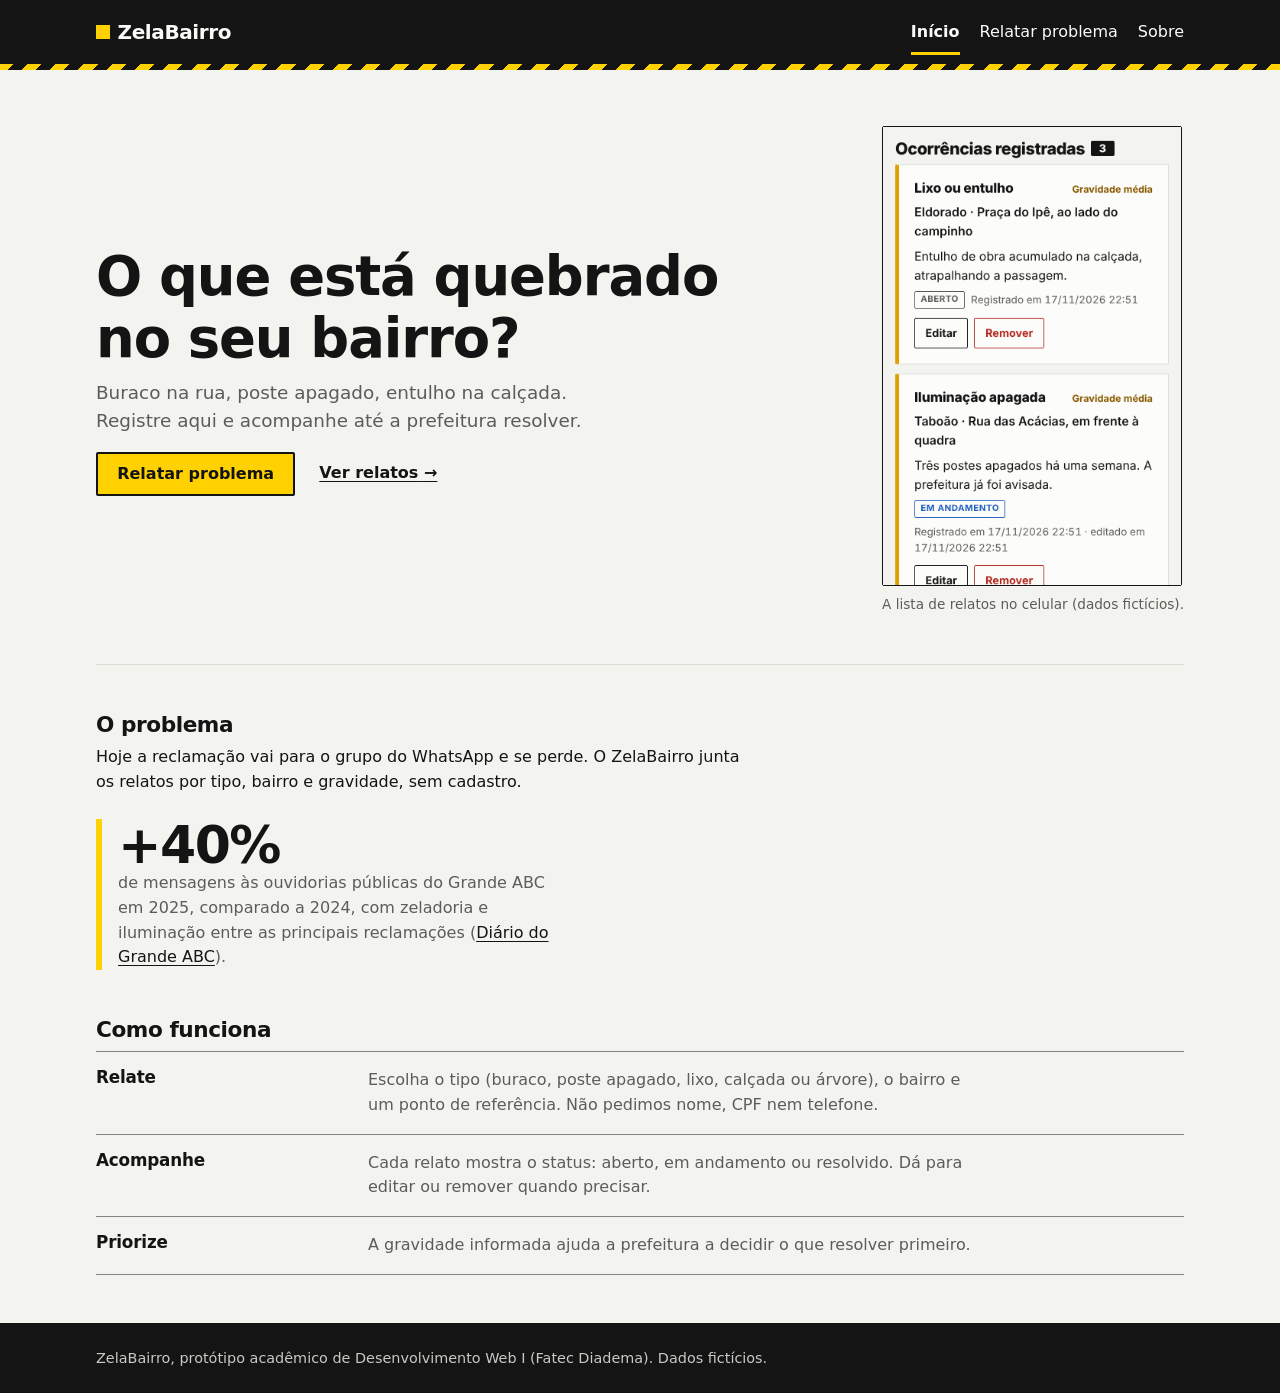
<file: index.html>
<!DOCTYPE html>
<html lang="pt-BR">
<head>
  <meta charset="UTF-8">
  <meta name="viewport" content="width=device-width, initial-scale=1.0">
  <meta name="description" content="ZelaBairro: relate problemas de zeladoria do seu bairro e acompanhe a solução.">
  <meta name="theme-color" content="#141414">
  <title>ZelaBairro | Início</title>
  <link rel="icon" href="img/favicon.svg" type="image/svg+xml">

  <!-- Bootstrap 5 via CDN: usado só na seção "Como funciona" (grid).
       O atributo integrity (SRI) faz o navegador recusar o arquivo se ele for alterado na CDN. -->
  <link rel="stylesheet"
        href="https://cdn.jsdelivr.net/npm/bootstrap@5.3.3/dist/css/bootstrap.min.css"
        integrity="sha384-QWTKZyjpPEjISv5WaRU9OFeRpok6YctnYmDr5pNlyT2bRjXh0JMhjY6hW+ALEwIH"
        crossorigin="anonymous">

  <!-- CSS próprio: vem depois do Bootstrap para ter prioridade -->
  <link rel="stylesheet" href="css/style.css">
</head>
<body>
  <header class="cabecalho">
    <div class="largura-max cabecalho-conteudo">
      <a class="logo" href="index.html">ZelaBairro</a>
      <nav class="menu" aria-label="Menu principal">
        <ul>
          <li><a href="index.html" aria-current="page">Início</a></li>
          <li><a href="relatar.html">Relatar problema</a></li>
          <li><a href="sobre.html">Sobre</a></li>
        </ul>
      </nav>
    </div>
  </header>

  <main class="largura-max conteudo">
    <section class="heroi" aria-labelledby="titulo-principal">
      <div>
        <h1 id="titulo-principal">O que está quebrado no seu bairro?</h1>
        <p class="heroi-lide">Buraco na rua, poste apagado, entulho na calçada. Registre aqui e acompanhe até a prefeitura resolver.</p>
        <div class="heroi-acoes">
          <a class="botao botao-primario" href="relatar.html">Relatar problema</a>
          <a class="link-forte" href="relatar.html#titulo-lista">Ver relatos <span aria-hidden="true">→</span></a>
        </div>
      </div>

      <figure class="heroi-imagem">
        <img src="img/relatos-celular.png" width="390" height="600"
             alt="Tela do ZelaBairro no celular mostrando a lista de relatos registrados.">
        <figcaption>A lista de relatos no celular (dados fictícios).</figcaption>
      </figure>
    </section>

    <section class="secao texto" aria-labelledby="titulo-problema">
      <h2 id="titulo-problema">O problema</h2>
      <p>Hoje a reclamação vai para o grupo do WhatsApp e se perde. O ZelaBairro junta os relatos por tipo, bairro e gravidade, sem cadastro.</p>
      <p class="numero">
        <strong>+40%</strong>
        de mensagens às ouvidorias públicas do Grande ABC em 2025, comparado a 2024, com zeladoria e iluminação entre as principais reclamações
        (<a href="https://www.dgabc.com.br/Noticia/4284094/procura-por-ouvidorias-publicas-registra-alta-de-40-em-um-ano-no-grande-abc" target="_blank" rel="noopener noreferrer">Diário do Grande ABC</a>).
      </p>
    </section>

    <section class="secao" aria-labelledby="titulo-como-funciona">
      <h2 id="titulo-como-funciona">Como funciona</h2>

      <!-- Seção feita com o grid do Bootstrap (row/col): no celular cada passo
           ocupa a linha toda; a partir de 768px (col-md) o verbo fica à esquerda
           e a explicação à direita. -->
      <div class="row g-0 passo">
        <div class="col-12 col-md-3"><h3>Relate</h3></div>
        <div class="col-12 col-md-9"><p>Escolha o tipo (buraco, poste apagado, lixo, calçada ou árvore), o bairro e um ponto de referência. Não pedimos nome, CPF nem telefone.</p></div>
      </div>
      <div class="row g-0 passo">
        <div class="col-12 col-md-3"><h3>Acompanhe</h3></div>
        <div class="col-12 col-md-9"><p>Cada relato mostra o status: aberto, em andamento ou resolvido. Dá para editar ou remover quando precisar.</p></div>
      </div>
      <div class="row g-0 passo">
        <div class="col-12 col-md-3"><h3>Priorize</h3></div>
        <div class="col-12 col-md-9"><p>A gravidade informada ajuda a prefeitura a decidir o que resolver primeiro.</p></div>
      </div>
    </section>
  </main>

  <footer class="rodape">
    <div class="largura-max">
      <p>ZelaBairro, protótipo acadêmico de Desenvolvimento Web I (Fatec Diadema). Dados fictícios.</p>
    </div>
  </footer>
</body>
</html>
</file>
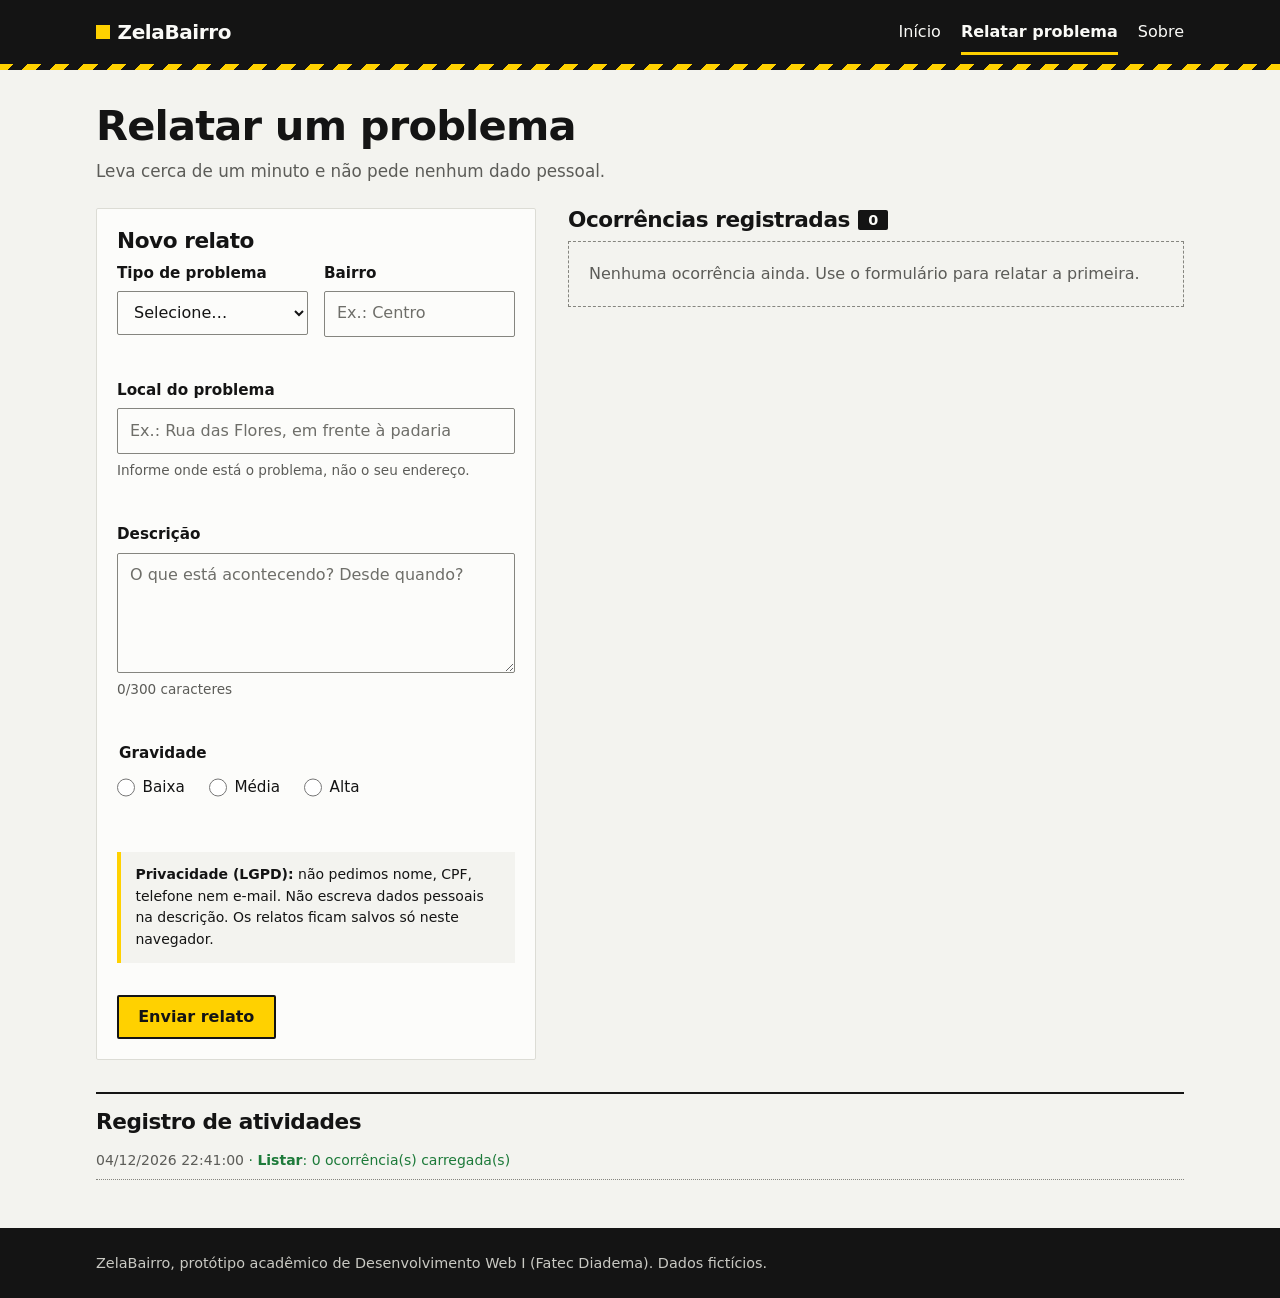
<file: relatar.html>
<!DOCTYPE html>
<html lang="pt-BR">
<head>
  <meta charset="UTF-8">
  <meta name="viewport" content="width=device-width, initial-scale=1.0">
  <meta name="description" content="Relate um problema de zeladoria e acompanhe as ocorrências registradas.">
  <title>ZelaBairro | Relatar problema</title>
  <meta name="theme-color" content="#141414">
  <link rel="icon" href="img/favicon.svg" type="image/svg+xml">
  <link rel="stylesheet" href="css/style.css">
  <!-- JavaScript: "defer" executa os arquivos em ordem, depois que o HTML é carregado -->
  <script src="js/validacao.js" defer></script>
  <script src="js/registro.js" defer></script>
  <script src="js/app.js" defer></script>
</head>
<body>
  <header class="cabecalho">
    <div class="largura-max cabecalho-conteudo">
      <a class="logo" href="index.html">ZelaBairro</a>
      <nav class="menu" aria-label="Menu principal">
        <ul>
          <li><a href="index.html">Início</a></li>
          <li><a href="relatar.html" aria-current="page">Relatar problema</a></li>
          <li><a href="sobre.html">Sobre</a></li>
        </ul>
      </nav>
    </div>
  </header>

  <main class="largura-max conteudo">
    <h1>Relatar um problema</h1>
    <p class="subtitulo">Leva cerca de um minuto e não pede nenhum dado pessoal.</p>

    <!-- Alerta para falhas ao carregar/salvar (mensagem simples, sem detalhes técnicos) -->
    <p id="alerta-sistema" class="alerta" role="alert" hidden></p>

    <div class="layout-relatar">
      <!-- ========== FORMULÁRIO ========== -->
      <section class="cartao area-formulario" aria-labelledby="titulo-formulario">
        <h2 id="titulo-formulario">Novo relato</h2>

        <form id="form-ocorrencia" class="formulario">
          <div class="linha-campos">
            <div class="campo">
              <label for="tipo">Tipo de problema</label>
              <select id="tipo" name="tipo" class="controle" required aria-describedby="erro-tipo">
                <option value="">Selecione…</option>
                <option value="buraco">Buraco na via</option>
                <option value="iluminacao">Iluminação apagada</option>
                <option value="lixo">Lixo ou entulho</option>
                <option value="calcada">Calçada danificada</option>
                <option value="arvore">Árvore com risco</option>
                <option value="outro">Outro</option>
              </select>
              <p id="erro-tipo" class="msg-erro" aria-live="polite"></p>
            </div>

            <div class="campo">
              <label for="bairro">Bairro</label>
              <input type="text" id="bairro" name="bairro" class="controle"
                     required minlength="3" maxlength="40" pattern="[A-Za-zÀ-ÿ ]+"
                     placeholder="Ex.: Centro" autocomplete="off"
                     aria-describedby="erro-bairro">
              <p id="erro-bairro" class="msg-erro" aria-live="polite"></p>
            </div>
          </div>

          <div class="campo">
            <label for="local">Local do problema</label>
            <input type="text" id="local" name="local" class="controle"
                   required minlength="5" maxlength="100"
                   placeholder="Ex.: Rua das Flores, em frente à padaria" autocomplete="off"
                   aria-describedby="dica-local erro-local">
            <p id="dica-local" class="dica">Informe onde está o problema, não o seu endereço.</p>
            <p id="erro-local" class="msg-erro" aria-live="polite"></p>
          </div>

          <div class="campo">
            <label for="descricao">Descrição</label>
            <textarea id="descricao" name="descricao" class="controle" rows="4"
                      required minlength="10" maxlength="300"
                      placeholder="O que está acontecendo? Desde quando?"
                      aria-describedby="contador-descricao erro-descricao"></textarea>
            <p id="contador-descricao" class="dica">0/300 caracteres</p>
            <p id="erro-descricao" class="msg-erro" aria-live="polite"></p>
          </div>

          <fieldset class="campo">
            <legend>Gravidade</legend>
            <div class="opcoes">
              <label><input type="radio" name="gravidade" value="baixa" required> Baixa</label>
              <label><input type="radio" name="gravidade" value="media"> Média</label>
              <label><input type="radio" name="gravidade" value="alta"> Alta</label>
            </div>
            <p id="erro-gravidade" class="msg-erro" aria-live="polite"></p>
          </fieldset>

          <!-- Só aparece no modo de edição -->
          <div class="campo" id="campo-status" hidden>
            <label for="status">Status</label>
            <select id="status" name="status" class="controle" aria-describedby="erro-status">
              <option value="aberto">Aberto</option>
              <option value="andamento">Em andamento</option>
              <option value="resolvido">Resolvido</option>
            </select>
            <p id="erro-status" class="msg-erro" aria-live="polite"></p>
          </div>

          <p class="aviso-privacidade">
            <strong>Privacidade (LGPD):</strong> não pedimos nome, CPF, telefone nem e-mail.
            Não escreva dados pessoais na descrição. Os relatos ficam salvos só neste navegador.
          </p>

          <p id="mensagem-formulario" class="mensagem" role="status"></p>

          <div class="acoes-formulario">
            <button type="submit" id="botao-enviar" class="botao botao-primario">Enviar relato</button>
            <button type="button" id="botao-cancelar" class="botao botao-secundario" hidden>Cancelar edição</button>
          </div>
        </form>
      </section>

      <!-- ========== LISTA DE OCORRÊNCIAS ========== -->
      <section class="area-lista" aria-labelledby="titulo-lista">
        <h2 id="titulo-lista">Ocorrências registradas <span id="contador-ocorrencias" class="contador">0</span></h2>
        <p id="lista-vazia" class="lista-vazia">Nenhuma ocorrência ainda. Use o formulário para relatar a primeira.</p>
        <ul id="lista-ocorrencias" class="lista-ocorrencias"></ul>
      </section>

      <!-- ========== REGISTRO DE ATIVIDADES ========== -->
      <section class="area-registro" aria-labelledby="titulo-registro">
        <h2 id="titulo-registro">Registro de atividades</h2>
        <ol id="lista-registro" class="registro"></ol>
      </section>
    </div>
  </main>

  <footer class="rodape">
    <div class="largura-max">
      <p>ZelaBairro, protótipo acadêmico de Desenvolvimento Web I (Fatec Diadema). Dados fictícios.</p>
    </div>
  </footer>
</body>
</html>
</file>
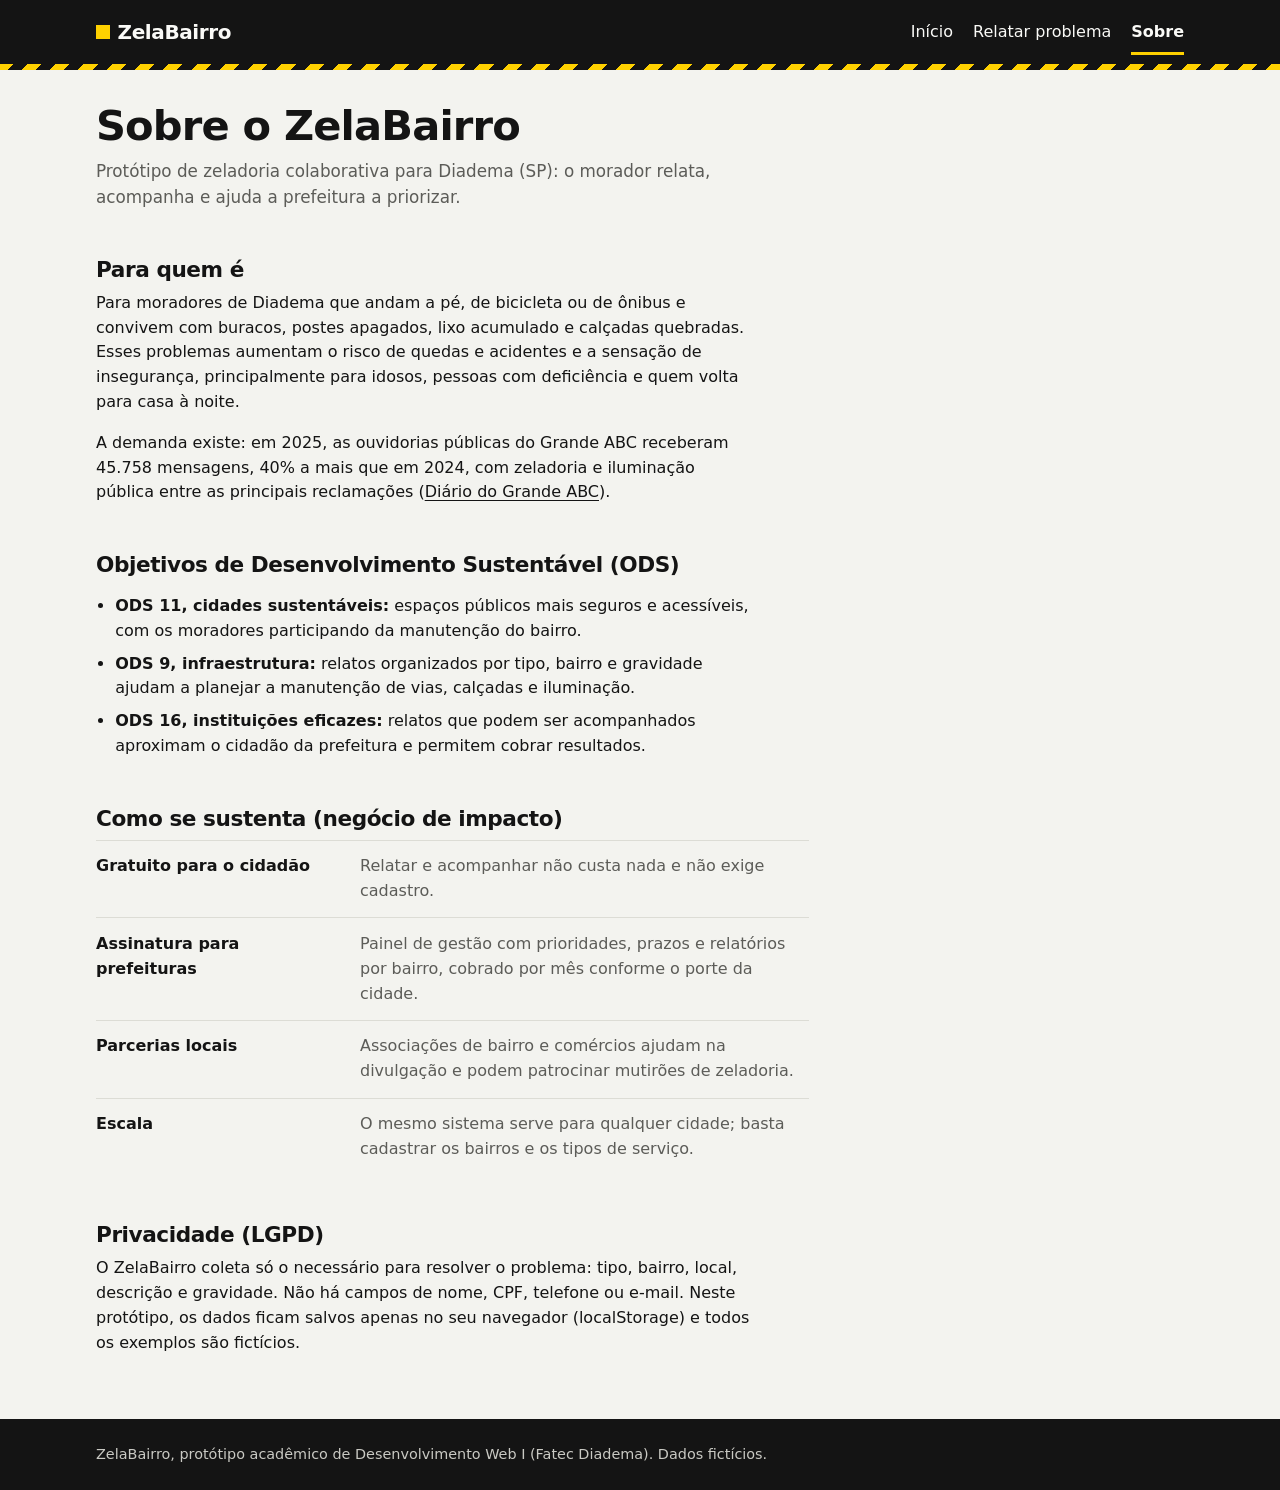
<file: sobre.html>
<!DOCTYPE html>
<html lang="pt-BR">
<head>
  <meta charset="UTF-8">
  <meta name="viewport" content="width=device-width, initial-scale=1.0">
  <meta name="description" content="Para quem é o ZelaBairro, ODS relacionados, modelo de negócio e privacidade.">
  <meta name="theme-color" content="#141414">
  <title>ZelaBairro | Sobre</title>
  <link rel="icon" href="img/favicon.svg" type="image/svg+xml">
  <link rel="stylesheet" href="css/style.css">
</head>
<body>
  <header class="cabecalho">
    <div class="largura-max cabecalho-conteudo">
      <a class="logo" href="index.html">ZelaBairro</a>
      <nav class="menu" aria-label="Menu principal">
        <ul>
          <li><a href="index.html">Início</a></li>
          <li><a href="relatar.html">Relatar problema</a></li>
          <li><a href="sobre.html" aria-current="page">Sobre</a></li>
        </ul>
      </nav>
    </div>
  </header>

  <main class="largura-max conteudo">
    <h1>Sobre o ZelaBairro</h1>
    <p class="subtitulo">Protótipo de zeladoria colaborativa para Diadema (SP): o morador relata, acompanha e ajuda a prefeitura a priorizar.</p>

    <section class="secao texto" aria-labelledby="titulo-cidadao">
      <h2 id="titulo-cidadao">Para quem é</h2>
      <p>Para moradores de Diadema que andam a pé, de bicicleta ou de ônibus e convivem com buracos, postes apagados, lixo acumulado e calçadas quebradas. Esses problemas aumentam o risco de quedas e acidentes e a sensação de insegurança, principalmente para idosos, pessoas com deficiência e quem volta para casa à noite.</p>
      <p>A demanda existe: em 2025, as ouvidorias públicas do Grande ABC receberam 45.758 mensagens, 40% a mais que em 2024, com zeladoria e iluminação pública entre as principais reclamações
        (<a href="https://www.dgabc.com.br/Noticia/4284094/procura-por-ouvidorias-publicas-registra-alta-de-40-em-um-ano-no-grande-abc" target="_blank" rel="noopener noreferrer">Diário do Grande ABC</a>).</p>
    </section>

    <section class="secao texto" aria-labelledby="titulo-ods">
      <h2 id="titulo-ods">Objetivos de Desenvolvimento Sustentável (ODS)</h2>
      <ul class="lista-simples">
        <li><strong>ODS 11, cidades sustentáveis:</strong> espaços públicos mais seguros e acessíveis, com os moradores participando da manutenção do bairro.</li>
        <li><strong>ODS 9, infraestrutura:</strong> relatos organizados por tipo, bairro e gravidade ajudam a planejar a manutenção de vias, calçadas e iluminação.</li>
        <li><strong>ODS 16, instituições eficazes:</strong> relatos que podem ser acompanhados aproximam o cidadão da prefeitura e permitem cobrar resultados.</li>
      </ul>
    </section>

    <section class="secao" aria-labelledby="titulo-negocio">
      <h2 id="titulo-negocio">Como se sustenta (negócio de impacto)</h2>
      <dl class="lista-definicoes">
        <div>
          <dt>Gratuito para o cidadão</dt>
          <dd>Relatar e acompanhar não custa nada e não exige cadastro.</dd>
        </div>
        <div>
          <dt>Assinatura para prefeituras</dt>
          <dd>Painel de gestão com prioridades, prazos e relatórios por bairro, cobrado por mês conforme o porte da cidade.</dd>
        </div>
        <div>
          <dt>Parcerias locais</dt>
          <dd>Associações de bairro e comércios ajudam na divulgação e podem patrocinar mutirões de zeladoria.</dd>
        </div>
        <div>
          <dt>Escala</dt>
          <dd>O mesmo sistema serve para qualquer cidade; basta cadastrar os bairros e os tipos de serviço.</dd>
        </div>
      </dl>
    </section>

    <section class="secao texto" aria-labelledby="titulo-privacidade">
      <h2 id="titulo-privacidade">Privacidade (LGPD)</h2>
      <p>O ZelaBairro coleta só o necessário para resolver o problema: tipo, bairro, local, descrição e gravidade. Não há campos de nome, CPF, telefone ou e-mail. Neste protótipo, os dados ficam salvos apenas no seu navegador (localStorage) e todos os exemplos são fictícios.</p>
    </section>
  </main>

  <footer class="rodape">
    <div class="largura-max">
      <p>ZelaBairro, protótipo acadêmico de Desenvolvimento Web I (Fatec Diadema). Dados fictícios.</p>
    </div>
  </footer>
</body>
</html>
</file>
<file: css/style.css>
/* ==========================================================
   ZelaBairro - folha de estilos principal
   Visual: preto e branco com o amarelo das placas de sinalização.
   Regras do visual: um único acento (amarelo), um único raio de
   borda (2px), sem sombras decorativas e sem branco ou preto puros.
   Abordagem Mobile First: os estilos base valem para celular.
   As media queries no final ampliam o layout:
     - tablet:  a partir de 768px
     - desktop: a partir de 1024px
   ========================================================== */

/* ---------- 1. Variáveis (cores e medidas reutilizadas) ---------- */
:root {
  color-scheme: light;
  --tinta: #141414;          /* quase preto: textos e fundos fortes */
  --texto-suave: #5c5c58;    /* textos secundários */
  --claro: #fafaf7;          /* texto claro sobre o fundo preto */
  --papel: #fcfcfa;          /* superfícies (formulário, itens da lista) */
  --fundo: #f3f3ef;          /* fundo da página */
  --linha: #dcdcd5;          /* bordas leves */
  --linha-forte: #85857f;    /* borda dos campos (contraste mínimo de 3:1) */
  --sinal: #ffd100;          /* amarelo de sinalização: o único acento */
  --erro: #b3261e;
  --sucesso: #1d7a3a;
  --info: #1f5fbf;
  --raio: 2px;               /* um único raio de borda no site todo */
}

/* ---------- 2. Base ---------- */
*,
*::before,
*::after {
  box-sizing: border-box;
}

/* Garante que elementos com o atributo hidden fiquem escondidos,
   mesmo quando uma classe define display (ex.: .campo e .botao) */
[hidden] {
  display: none !important;
}

body {
  margin: 0;
  min-height: 100vh;
  min-height: 100dvh;          /* altura real da tela no celular */
  display: flex;               /* Flexbox: rodapé sempre no fim da página */
  flex-direction: column;
  font-family: system-ui, -apple-system, "Segoe UI", Roboto, Arial, sans-serif;
  font-size: 1rem;
  line-height: 1.55;
  color: var(--tinta);
  background-color: var(--fundo);
  -webkit-font-smoothing: antialiased;
}

h1,
h2,
h3 {
  margin: 0 0 0.5rem;
  line-height: 1.15;
  font-weight: 800;
  letter-spacing: -0.02em;     /* títulos mais "fechados", com mais presença */
  color: var(--tinta);
  text-wrap: balance;          /* quebra as linhas do título de forma equilibrada */
}

h1 { font-size: 2rem; }
h2 { font-size: 1.35rem; }
h3 { font-size: 1.05rem; letter-spacing: -0.01em; }

p {
  margin: 0 0 1rem;
}

a {
  color: var(--tinta);
  text-decoration-thickness: 1px;
  text-underline-offset: 0.2em;
}

a:hover {
  text-decoration-thickness: 2px;
}

/* Tira o atraso de toque duplo no celular */
a,
button,
input,
select,
textarea,
label {
  touch-action: manipulation;
}

/* Foco bem visível para quem navega pelo teclado (acessibilidade) */
:focus-visible {
  outline: 3px solid var(--tinta);
  outline-offset: 2px;
}

/* Ao seguir um link #âncora, o título não fica colado no topo */
[id] {
  scroll-margin-top: 1rem;
}

/* Limita a largura do conteúdo e centraliza na tela */
.largura-max {
  width: 100%;
  max-width: 1120px;
  margin: 0 auto;
  padding: 0 1rem;
}

/* Linhas de texto com largura confortável de leitura */
.texto {
  max-width: 65ch;
}

/* ---------- 3. Cabeçalho e menu (Flexbox) ---------- */
.cabecalho {
  background-color: var(--tinta);
}

/* Faixa zebrada amarela e preta, como as de sinalização de obra */
.cabecalho::after {
  content: "";
  display: block;
  height: 6px;
  background: repeating-linear-gradient(-45deg, var(--sinal) 0 10px, var(--tinta) 10px 20px);
}

.cabecalho-conteudo {
  display: flex;
  flex-direction: column;      /* celular: logo em cima, menu embaixo */
  padding-top: 0.75rem;
}

.logo {
  display: inline-flex;
  align-items: center;
  gap: 0.5rem;
  color: var(--claro);
  font-size: 1.25rem;
  font-weight: 800;
  letter-spacing: -0.02em;
  text-decoration: none;
}

/* Quadradinho amarelo antes do nome, como uma placa */
.logo::before {
  content: "";
  width: 0.85rem;
  height: 0.85rem;
  background-color: var(--sinal);
}

.menu ul {
  display: flex;
  flex-wrap: wrap;
  gap: 0 1.25rem;
  margin: 0;
  padding: 0;
  list-style: none;
}

.menu a {
  display: block;
  padding: 0.65rem 0;          /* área de toque com cerca de 44px de altura */
  color: var(--claro);
  text-decoration: none;
}

.menu a:hover {
  text-decoration: underline;
  text-decoration-thickness: 2px;
}

/* Página atual (aria-current="page"): traço amarelo embaixo */
.menu a[aria-current="page"] {
  font-weight: 700;
  box-shadow: inset 0 -3px 0 var(--sinal);
}

/* No fundo preto, o contorno de foco fica amarelo */
.cabecalho :focus-visible {
  outline-color: var(--sinal);
}

/* ---------- 4. Conteúdo principal ---------- */
.conteudo {
  flex: 1;                     /* ocupa o espaço livre e empurra o rodapé */
  padding-top: 2rem;
  padding-bottom: 3rem;
}

.secao {
  margin-top: 3rem;
}

.subtitulo {
  max-width: 60ch;
  color: var(--texto-suave);
  font-size: 1.05rem;
}

.cartao {
  padding: 1.25rem;
  border: 1px solid var(--linha);
  border-radius: var(--raio);
  background-color: var(--papel);
}

.link-forte {
  font-weight: 700;
}

/* ---------- 5. Página inicial ---------- */
.heroi {
  display: grid;
  gap: 2rem;
  padding: 0.5rem 0 2.5rem;
  border-bottom: 1px solid var(--linha);
}

.heroi h1 {
  font-size: 2rem;
}

.heroi-lide {
  max-width: 46ch;
  color: var(--texto-suave);
  font-size: 1.15rem;
}

.heroi-acoes {
  display: flex;
  flex-wrap: wrap;
  align-items: center;
  gap: 0.75rem 1.5rem;
}

/* Print real da página Relatar, com a legenda embaixo da imagem */
.heroi-imagem {
  margin: 0;
}

.heroi-imagem img {
  display: block;
  width: 220px;
  max-width: 100%;
  height: auto;
  border: 1px solid var(--tinta);
  border-radius: var(--raio);
}

.heroi-imagem figcaption {
  margin-top: 0.5rem;
  color: var(--texto-suave);
  font-size: 0.85rem;
}

/* Número em destaque com a fonte do dado */
.numero {
  max-width: 46ch;
  margin: 1.5rem 0 0;
  padding-left: 1rem;
  border-left: 6px solid var(--sinal);
  color: var(--texto-suave);
}

.numero strong {
  display: block;
  color: var(--tinta);
  font-size: 3.25rem;
  font-weight: 800;
  line-height: 1;
  letter-spacing: -0.03em;
  font-variant-numeric: tabular-nums;
}

/* "Como funciona": linhas do grid do Bootstrap separadas por traços */
.passo {
  padding: 1rem 0;
  border-top: 1px solid var(--linha-forte);
}

.passo:last-child {
  border-bottom: 1px solid var(--linha-forte);
}

.passo h3 {
  margin: 0 0 0.25rem;
}

.passo p {
  max-width: 60ch;
  margin: 0;
  color: var(--texto-suave);
}

/* ---------- 6. Página Sobre ---------- */
.lista-simples {
  padding-left: 1.2rem;
}

.lista-simples li {
  margin-bottom: 0.5rem;
}

.lista-definicoes {
  max-width: 70ch;
  margin: 0;
}

.lista-definicoes div {
  display: grid;
  gap: 0.25rem;
  padding: 0.85rem 0;
  border-top: 1px solid var(--linha);
}

.lista-definicoes dt {
  font-weight: 700;
}

.lista-definicoes dd {
  margin: 0;
  color: var(--texto-suave);
}

/* ---------- 7. Botões ---------- */
.botao {
  display: inline-flex;
  align-items: center;
  justify-content: center;
  min-height: 44px;            /* alvo de toque confortável */
  padding: 0.6rem 1.2rem;
  border: 2px solid var(--tinta);
  border-radius: var(--raio);
  font: inherit;
  font-weight: 700;
  line-height: 1.2;
  text-decoration: none;
  white-space: nowrap;         /* o texto do botão não quebra linha */
  cursor: pointer;
}

/* Ao clicar, o botão "afunda" 1px */
.botao:active {
  transform: translateY(1px);
}

.botao-primario {
  background-color: var(--sinal);
  color: var(--tinta);
}

.botao-primario:hover {
  background-color: var(--tinta);
  color: var(--sinal);
}

.botao-secundario {
  background-color: var(--papel);
  color: var(--tinta);
}

.botao-secundario:hover {
  background-color: var(--fundo);
}

.botao-perigo {
  border-color: var(--erro);
  background-color: var(--papel);
  color: var(--erro);
}

.botao-perigo:hover {
  background-color: #fdecea;
}

.botao-pequeno {
  min-height: 40px;
  padding: 0.35rem 0.85rem;
  border-width: 1.5px;
  font-size: 0.9rem;
}

/* ---------- 8. Formulário ---------- */
.formulario {
  display: grid;
  gap: 1rem;
}

.linha-campos {
  display: grid;
  gap: 1rem;
}

.campo {
  display: flex;
  flex-direction: column;
  gap: 0.35rem;
  min-width: 0;
}

fieldset.campo {
  margin: 0;
  padding: 0;
  border: 0;
}

.campo label,
.campo legend {
  font-size: 0.95rem;
  font-weight: 700;
}

.controle {
  width: 100%;
  min-height: 44px;
  padding: 0.6rem 0.75rem;
  border: 1px solid var(--linha-forte);
  border-radius: var(--raio);
  background-color: var(--papel);
  font: inherit;
  color: inherit;
}

/* Texto de exemplo com contraste suficiente para ler */
.controle::placeholder {
  color: #6e6e69;
  opacity: 1;
}

/* Foco do campo: contorno preto com uma "aura" amarela */
.controle:focus-visible {
  outline: 2px solid var(--tinta);
  outline-offset: 0;
  box-shadow: 0 0 0 5px var(--sinal);
}

textarea.controle {
  min-height: 7rem;
  resize: vertical;
}

.opcoes {
  display: flex;
  flex-wrap: wrap;
  gap: 0 1.5rem;
}

.opcoes label {
  display: inline-flex;
  align-items: center;
  gap: 0.45rem;
  min-height: 44px;            /* o texto também é área de clique */
  font-weight: 500;
  cursor: pointer;
}

.opcoes input {
  width: 1.15rem;
  height: 1.15rem;
  margin: 0;
  accent-color: var(--tinta);
}

/* Campo com erro (classe colocada pelo JavaScript).
   O box-shadow engrossa a borda sem mudar o tamanho do campo. */
.controle.invalido {
  border-color: var(--erro);
  box-shadow: inset 0 0 0 1px var(--erro);
  background-color: #fff8f7;
}

.msg-erro {
  min-height: 1.3rem;          /* reserva o espaço: a página não "pula" */
  margin: 0;
  color: var(--erro);
  font-size: 0.875rem;
  font-weight: 500;
}

.dica {
  margin: 0;
  color: var(--texto-suave);
  font-size: 0.85rem;
  font-variant-numeric: tabular-nums;
}

.aviso-privacidade {
  margin: 0;
  padding: 0.75rem 0.9rem;
  border-left: 4px solid var(--sinal);
  background-color: var(--fundo);
  font-size: 0.875rem;
}

.mensagem {
  margin: 0;
  font-weight: 700;
}

.mensagem.sucesso {
  color: var(--sucesso);
}

.mensagem.erro {
  color: var(--erro);
}

.acoes-formulario {
  display: flex;
  flex-wrap: wrap;
  gap: 0.5rem;
}

.alerta {
  padding: 0.75rem 1rem;
  border-left: 4px solid var(--erro);
  background-color: #fdecea;
  color: var(--erro);
  font-weight: 700;
}

/* ---------- 9. Página Relatar: layout e lista (CSS Grid) ---------- */
.layout-relatar {
  display: grid;
  grid-template-columns: 1fr;  /* celular: tudo em uma coluna */
  gap: 2rem;
  margin-top: 1.5rem;
}

.area-lista h2 {
  display: flex;
  align-items: center;
  gap: 0.5rem;
}

.contador {
  min-width: 1.9rem;
  padding: 0.1rem 0.45rem;
  border-radius: var(--raio);
  background-color: var(--tinta);
  color: var(--claro);
  font-size: 0.9rem;
  letter-spacing: 0;
  text-align: center;
  font-variant-numeric: tabular-nums;
}

.lista-vazia {
  padding: 1.25rem;
  border: 1px dashed var(--linha-forte);
  color: var(--texto-suave);
}

.lista-ocorrencias {
  display: grid;
  grid-template-columns: 1fr;
  gap: 0.75rem;
  margin: 0;
  padding: 0;
  list-style: none;
}

.ocorrencia {
  display: flex;
  flex-direction: column;
  gap: 0.5rem;
  border-left-width: 5px;      /* a cor vem da gravidade (classes borda-*) */
}

.borda-baixa { border-left-color: #1d7a3a; }
.borda-media { border-left-color: #e0a100; }
.borda-alta { border-left-color: #b3261e; }

.ocorrencia p {
  margin: 0;
}

.ocorrencia-topo {
  display: flex;
  flex-wrap: wrap;
  align-items: baseline;
  justify-content: space-between;
  gap: 0.25rem 0.75rem;
}

.ocorrencia-topo h3 {
  margin: 0;
  font-size: 1.1rem;
}

.ocorrencia-local {
  font-weight: 600;
}

.ocorrencia-meta {
  display: flex;
  flex-wrap: wrap;
  align-items: center;
  gap: 0.5rem;
  color: var(--texto-suave);
  font-size: 0.85rem;
  font-variant-numeric: tabular-nums;
}

.ocorrencia-acoes {
  display: flex;
  gap: 0.5rem;
  margin-top: 0.25rem;
}

/* Etiquetas de gravidade e de status */
.etiqueta {
  font-size: 0.8rem;
  font-weight: 700;
  white-space: nowrap;
}

/* Gravidade: texto colorido (a cor nunca é a única informação) */
.gravidade-baixa { color: #1d7a3a; }
.gravidade-media { color: #8a5a00; }
.gravidade-alta { color: #b3261e; }

/* Status: selo com borda, em letras maiúsculas pequenas */
.status-aberto,
.status-andamento,
.status-resolvido {
  padding: 0.1rem 0.45rem;
  border: 1px solid currentColor;
  border-radius: var(--raio);
  font-size: 0.72rem;
  letter-spacing: 0.04em;
  text-transform: uppercase;
}

.status-aberto { color: var(--texto-suave); }
.status-andamento { color: var(--info); }
.status-resolvido { color: var(--sucesso); }

/* ---------- 10. Registro de atividades ---------- */
.area-registro {
  padding-top: 1rem;
  border-top: 2px solid var(--tinta);
}

.registro {
  max-height: 280px;
  margin: 0;
  padding: 0;
  overflow-y: auto;
  list-style: none;
  font-size: 0.875rem;
  font-variant-numeric: tabular-nums;   /* números alinhados na data e hora */
}

.registro li {
  padding: 0.45rem 0;
  border-bottom: 1px dotted var(--linha-forte);
}

.registro time {
  color: var(--texto-suave);
}

.registro-sucesso { color: var(--sucesso); }
.registro-erro { color: var(--erro); }
.registro-aviso { color: var(--texto-suave); }

/* ---------- 11. Rodapé ---------- */
.rodape {
  padding: 1.5rem 0;
  background-color: var(--tinta);
  color: #c9c9c3;
  font-size: 0.9rem;
}

.rodape p {
  margin: 0;
}

/* ==========================================================
   12. TABLET (a partir de 768px)
   ========================================================== */
@media (min-width: 768px) {
  h1 {
    font-size: 2.6rem;
  }

  .cabecalho-conteudo {
    flex-direction: row;               /* logo à esquerda, menu à direita */
    align-items: center;
    justify-content: space-between;
    min-height: 64px;
    padding-top: 0;
  }

  .heroi h1 {
    font-size: 3rem;
  }

  .linha-campos {
    grid-template-columns: 1fr 1fr;    /* tipo e bairro lado a lado */
  }

  .lista-ocorrencias {
    grid-template-columns: repeat(2, 1fr);
  }

  .lista-definicoes div {
    grid-template-columns: 15rem 1fr;  /* termo à esquerda, explicação à direita */
    gap: 1.5rem;
  }
}

/* ==========================================================
   13. DESKTOP (a partir de 1024px)
   ========================================================== */
@media (min-width: 1024px) {
  .heroi {
    grid-template-columns: 1fr auto;   /* texto à esquerda, print à direita */
    align-items: center;
    gap: 4rem;
    padding: 1.5rem 0 3rem;
  }

  .heroi h1 {
    font-size: 3.4rem;
  }

  .heroi-imagem img {
    width: 300px;
  }

  .layout-relatar {
    grid-template-columns: 5fr 7fr;    /* formulário à esquerda, lista à direita */
    align-items: start;
  }

  .area-formulario {
    position: sticky;                  /* formulário acompanha a rolagem */
    top: 1rem;
  }

  .area-registro {
    grid-column: 1 / -1;               /* registro ocupa a largura toda */
  }
}
</file>
